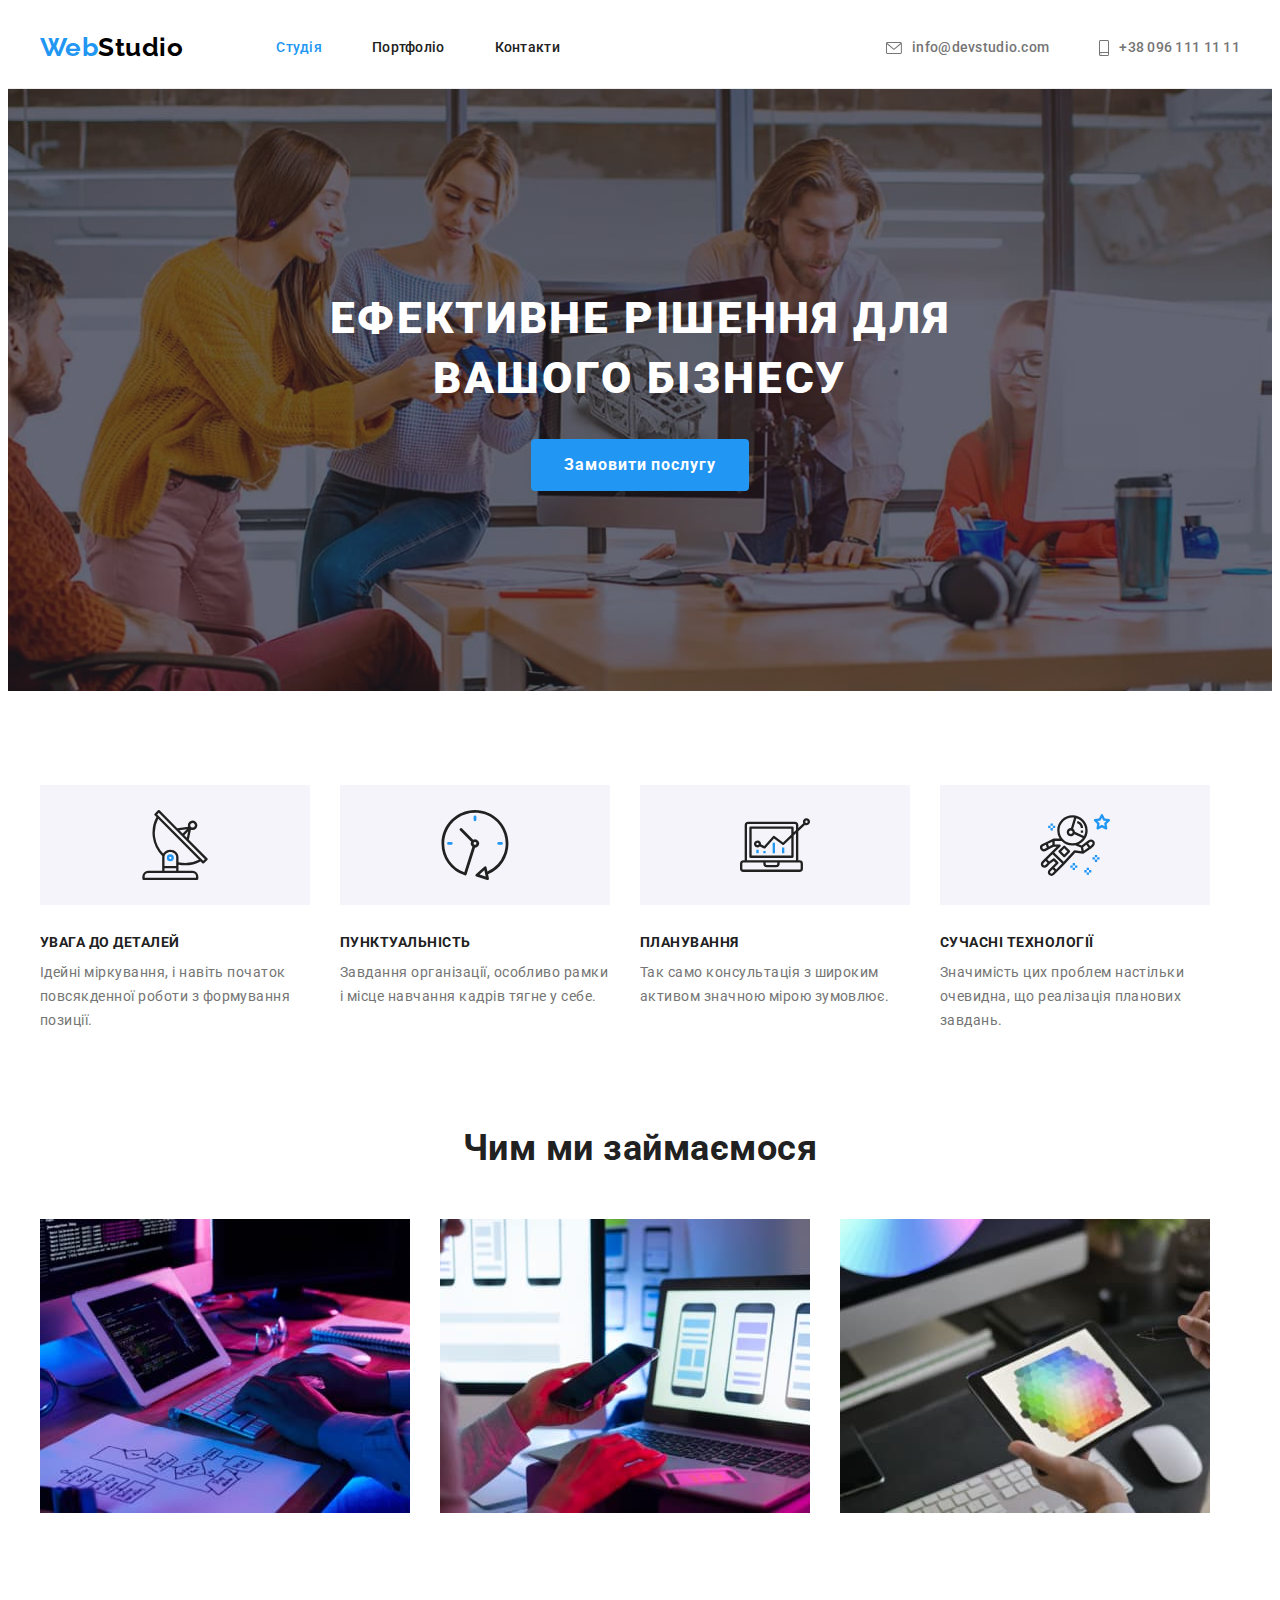
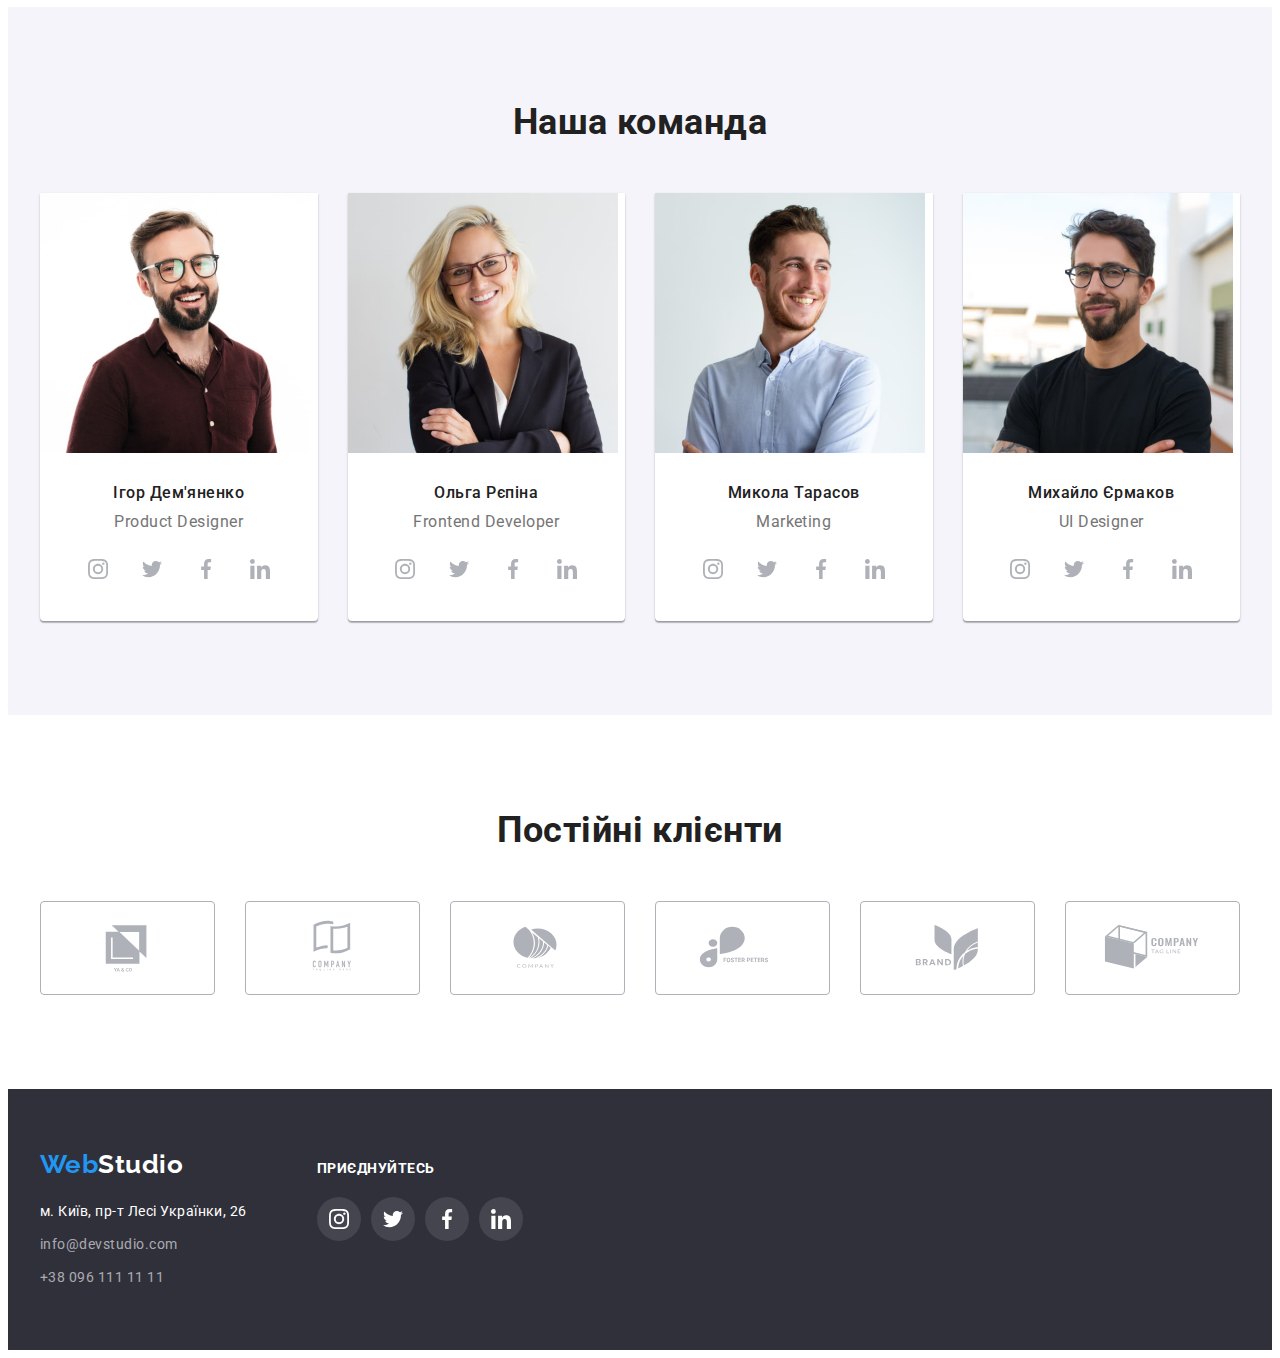
<file: index.html>
<!DOCTYPE html>
<html lang="uk">
  <head>
    <meta charset="UTF-8" />
    <meta http-equiv="X-UA-Compatible" content="IE=edge" />
    <meta name="viewport" content="width=<device-width>, initial-scale=1.0" />
    <title>WebStudio</title>
    <link rel="preconnect" href="https://fonts.googleapis.com" />
    <link rel="preconnect" href="https://fonts.gstatic.com" crossorigin />
    <link
      rel="stylesheet"
      href="https://cdnjs.cloudflare.com/ajax/libs/modern-normalize/1.1.0/modern-normalize.min.css"
      integrity="sha512-wpPYUAdjBVSE4KJnH1VR1HeZfpl1ub8YT/NKx4PuQ5NmX2tKuGu6U/JRp5y+Y8XG2tV+wKQpNHVUX03MfMFn9Q=="
      crossorigin="anonymous"
      referrerpolicy="no-referrer"
    />
    <link
      href="https://fonts.googleapis.com/css2?family=Raleway:wght@700&family=Roboto:wght@400;500;700;900&display=swap"
      rel="stylesheet"
    />
    <link rel="stylesheet" href="./css/styles.css" />
  </head>
  <body class="page">
    <header class="header">
      <div class="container">
        <nav class="header-nav">
          <a href="./index.html" lang="en" class="logo-header">
            <span class="logo-blue">Web</span>Studio
          </a>
          <ul class="site-nav">
            <li class="item">
              <a href="./index.html" class="link current">Студія</a>
            </li>
            <li class="item">
              <a href="./portfolio.html" class="link">Портфоліо</a>
            </li>
            <li class="item">
              <a href="" class="link">Контакти</a>
            </li>
          </ul>
        </nav>
        <ul class="contacts">
          <li class="contacts-item">
            <a href="mailto:info@devstudio.com" class="link"
              ><svg class="icon-contacts" width="16" height="12">
                <use href="./images/symbol-defs.svg#icon-envelope"></use></svg
              ><span>info@devstudio.com</span></a
            >
          </li>
          <li class="contacts-item">
            <a href="tel:+380961111111" class="link"
              ><svg class="icon-contacts" width="10" height="16">
                <use href="./images/symbol-defs.svg#icon-smartphone"></use></svg
              ><span>+38 096 111 11 11</span></a
            >
          </li>
        </ul>
      </div>
    </header>
    <main>
      <!-- Блок герой-->
      <section class="hero">
        <h1 class="hero-title">Ефективне рішення для вашого бізнесу</h1>
        <button type="button" class="button">Замовити послугу</button>
      </section>
      <!--Особливості-->
      <section class="section">
        <div class="container">
          <h2 class="visually-hidden">Особливості</h2>
          <ul class="feature">
            <li class="item">
              <div class="icon-container">
                <svg width="70" height="70">
                  <use href="./images/symbol-defs.svg#icon-antenna"></use>
                </svg>
              </div>
              <h3 class="feature-title">Увага до деталей</h3>
              <p class="feature-text">
                Ідейні міркування, і навіть початок повсякденної роботи з формування позиції.
              </p>
            </li>
            <li class="item">
              <div class="icon-container">
                <svg width="70" height="70">
                  <use href="./images/symbol-defs.svg#icon-clock"></use>
                </svg>
              </div>
              <h3 class="feature-title">Пунктуальність</h3>
              <p class="feature-text">
                Завдання організації, особливо рамки і місце навчання кадрів тягне у себе.
              </p>
            </li>
            <li class="item">
              <div class="icon-container">
                <svg width="70" height="70">
                  <use href="./images/symbol-defs.svg#icon-diagram"></use>
                </svg>
              </div>
              <h3 class="feature-title">Планування</h3>
              <p class="feature-text">
                Так само консультація з широким активом значною мірою зумовлює.
              </p>
            </li>
            <li class="item">
              <div class="icon-container">
                <svg width="70" height="70">
                  <use href="./images/symbol-defs.svg#icon-astronaut"></use>
                </svg>
              </div>
              <h3 class="feature-title">Сучасні технології</h3>
              <p class="feature-text">
                Значимість цих проблем настільки очевидна, що реалізація планових завдань.
              </p>
            </li>
          </ul>
        </div>
      </section>
      <!--Блок з фото, чим ми займаємось-->
      <section class="section no-padding">
        <div class="container">
          <h2 class="section-title">Чим ми займаємося</h2>
          <ul class="feature">
            <li class="item-photo">
              <img src="./images/box.jpg" alt="Декстопні додатки" width="370" height="294" />
            </li>
            <li class="item-photo">
              <img src="./images/box2.jpg" alt="Мобільні додатки" width="370" height="294" />
            </li>
            <li class="item-photo">
              <img src="./images/box3.jpg" alt="Дизайнерські рішення" width="370" height="294" />
            </li>
          </ul>
        </div>
      </section>
      <!--Фото команди-->
      <section class="section comand">
        <div class="container">
          <h2 class="section-title">Наша команда</h2>
          <ul class="comand-list">
            <li class="comand-item">
              <img
                src="./images/img1.jpg"
                alt="Ігор Дем'яненко Дизайнер"
                width="270"
                height="260"
              />
              <div class="about-comand">
                <h3 class="name-comand">Ігор Дем'яненко</h3>
                <p lang="en" class="work-comand">Product Designer</p>
                <ul class="social-list">
                  <li class="social-item">
                    <a href="" class="social-link">
                      <svg class="social-icon" weigth="20" height="20">
                        <use href="./images/symbol-defs.svg#icon-instagram"></use>
                      </svg>
                    </a>
                  </li>
                  <li class="social-item">
                    <a href="" class="social-link">
                      <svg class="social-icon" weigth="20" height="20">
                        <use href="./images/symbol-defs.svg#icon-twitter"></use>
                      </svg>
                    </a>
                  </li>
                  <li class="social-item">
                    <a href="" class="social-link">
                      <svg class="social-icon" weigth="20" height="20">
                        <use href="./images/symbol-defs.svg#icon-facebook"></use>
                      </svg>
                    </a>
                  </li>
                  <li class="social-item">
                    <a href="" class="social-link">
                      <svg class="social-icon" weigth="20" height="20">
                        <use href="./images/symbol-defs.svg#icon-linkedin"></use>
                      </svg>
                    </a>
                  </li>
                </ul>
              </div>
            </li>
            <li class="comand-item">
              <img
                src="./images/img2.jpg"
                alt="Ольга Рєпіна Фронтенд розробник"
                width="270"
                height="260"
              />
              <div class="about-comand">
                <h3 class="name-comand">Ольга Рєпіна</h3>
                <p lang="en" class="work-comand">Frontend Developer</p>
                <ul class="social-list">
                  <li class="social-item">
                    <a href="" class="social-link">
                      <svg class="social-icon" weigth="20" height="20">
                        <use href="./images/symbol-defs.svg#icon-instagram"></use>
                      </svg>
                    </a>
                  </li>
                  <li class="social-item">
                    <a href="" class="social-link">
                      <svg class="social-icon" weigth="20" height="20">
                        <use href="./images/symbol-defs.svg#icon-twitter"></use>
                      </svg>
                    </a>
                  </li>
                  <li class="social-item">
                    <a href="" class="social-link">
                      <svg class="social-icon" weigth="20" height="20">
                        <use href="./images/symbol-defs.svg#icon-facebook"></use>
                      </svg>
                    </a>
                  </li>
                  <li class="social-item">
                    <a href="" class="social-link">
                      <svg class="social-icon" weigth="20" height="20">
                        <use href="./images/symbol-defs.svg#icon-linkedin"></use>
                      </svg>
                    </a>
                  </li>
                </ul>
              </div>
            </li>
            <li class="comand-item">
              <img
                src="./images/img3.jpg"
                alt="Микола Тарасов Маркетолог"
                width="270"
                height="260"
              />
              <div class="about-comand">
                <h3 class="name-comand">Микола Тарасов</h3>
                <p lang="en" class="work-comand">Marketing</p>
                <ul class="social-list">
                  <li class="social-item">
                    <a href="" class="social-link">
                      <svg class="social-icon" weigth="20" height="20">
                        <use href="./images/symbol-defs.svg#icon-instagram"></use>
                      </svg>
                    </a>
                  </li>
                  <li class="social-item">
                    <a href="" class="social-link">
                      <svg class="social-icon" weigth="20" height="20">
                        <use href="./images/symbol-defs.svg#icon-twitter"></use>
                      </svg>
                    </a>
                  </li>
                  <li class="social-item">
                    <a href="" class="social-link">
                      <svg class="social-icon" weigth="20" height="20">
                        <use href="./images/symbol-defs.svg#icon-facebook"></use>
                      </svg>
                    </a>
                  </li>
                  <li class="social-item">
                    <a href="" class="social-link">
                      <svg class="social-icon" weigth="20" height="20">
                        <use href="./images/symbol-defs.svg#icon-linkedin"></use>
                      </svg>
                    </a>
                  </li>
                </ul>
              </div>
            </li>
            <li class="comand-item">
              <img
                src="./images/img4.jpg"
                alt="Михайло Єрмаков Юі Дизайнер"
                width="270"
                height="260"
              />
              <div class="about-comand">
                <h3 class="name-comand">Михайло Єрмаков</h3>
                <p lang="en" class="work-comand">UI Designer</p>
                <ul class="social-list">
                  <li class="social-item">
                    <a href="" class="social-link">
                      <svg class="social-icon" weigth="20" height="20">
                        <use href="./images/symbol-defs.svg#icon-instagram"></use>
                      </svg>
                    </a>
                  </li>
                  <li class="social-item">
                    <a href="" class="social-link">
                      <svg class="social-icon" weigth="20" height="20">
                        <use href="./images/symbol-defs.svg#icon-twitter"></use>
                      </svg>
                    </a>
                  </li>
                  <li class="social-item">
                    <a href="" class="social-link">
                      <svg class="social-icon" weigth="20" height="20">
                        <use href="./images/symbol-defs.svg#icon-facebook"></use>
                      </svg>
                    </a>
                  </li>
                  <li class="social-item">
                    <a href="" class="social-link">
                      <svg class="social-icon" weigth="20" height="20">
                        <use href="./images/symbol-defs.svg#icon-linkedin"></use>
                      </svg>
                    </a>
                  </li>
                </ul>
              </div>
            </li>
          </ul>
        </div>
      </section>
      <section class="section">
        <div class="container">
          <h2 class="section-title">Постійні клієнти</h2>
          <ul class="clients-list">
            <li class="clients-item">
              <a href="" class="clients-link"
                ><svg class="company-icon" width="106" height="60">
                  <use href="./images/symbol-defs.svg#icon-company1"></use>
                </svg>
              </a>
            </li>
            <li class="clients-item">
              <a href="" class="clients-link"
                ><svg class="company-icon" width="106" height="60">
                  <use href="./images/symbol-defs.svg#icon-company2"></use>
                </svg>
              </a>
            </li>
            <li class="clients-item">
              <a href="" class="clients-link"
                ><svg class="company-icon" width="106" height="60">
                  <use href="./images/symbol-defs.svg#icon-company3"></use>
                </svg>
              </a>
            </li>
            <li class="clients-item">
              <a href="" class="clients-link"
                ><svg class="company-icon" width="106" height="60">
                  <use href="./images/symbol-defs.svg#icon-company4"></use>
                </svg>
              </a>
            </li>
            <li class="clients-item">
              <a href="" class="clients-link"
                ><svg class="company-icon" width="106" height="60">
                  <use href="./images/symbol-defs.svg#icon-company5"></use>
                </svg>
              </a>
            </li>
            <li class="clients-item">
              <a href="" class="clients-link"
                ><svg class="company-icon" width="106" height="60">
                  <use href="./images/symbol-defs.svg#icon-company6"></use>
                </svg>
              </a>
            </li>
          </ul>
        </div>
      </section>
    </main>
    <footer class="page-footer">
      <div class="container">
        <div class="footer-adress">
          <a href="./index.html" lang="en" class="footer-logo">
            <span class="logo-blue">Web</span>Studio
          </a>
          <address class="adress">
            <ul class="adress-list">
              <li class="adress-item">
                <a
                  href="https://www.google.com/maps/place/%D0%B1%D1%83%D0%BB%D1%8C%D0%B2%D0%B0%D1%80+%D0%9B%D0%B5%D1%81%D1%96+%D0%A3%D0%BA%D1%80%D0%B0%D1%97%D0%BD%D0%BA%D0%B8,+26,+%D0%9A%D0%B8%D1%97%D0%B2,+%D0%A3%D0%BA%D1%80%D0%B0%D1%97%D0%BD%D0%B0,+02000/@50.4265807,30.5361971,17z/data=!3m1!4b1!4m5!3m4!1s0x40d4cf0e033ecbe9:0x57a4dffefec77da0!8m2!3d50.4265807!4d30.5383858?hl=uk"
                  target="_blank"
                  rel="noopener noreferrer nofollow"
                  class="adress-link"
                >
                  м. Київ, пр-т Лесі Українки, 26
                </a>
              </li>
              <li class="adress-item">
                <a href="mailto:info@devstudio.com" class="footer-contacts link"
                  >info@devstudio.com</a
                >
              </li>
              <li class="adress-item">
                <a href="tel:+380961111111" class="footer-contacts link">+38 096 111 11 11</a>
              </li>
            </ul>
          </address>
        </div>
        <div class="footer-social">
          <p class="social-title">Приєднуйтесь</p>
          <ul class="social-list">
            <li class="social-item">
              <a href="" class="footer-social-link">
                <svg class="social-icon" weigth="20" height="20">
                  <use href="./images/symbol-defs.svg#icon-instagram"></use>
                </svg>
              </a>
            </li>
            <li class="social-item">
              <a href="" class="footer-social-link">
                <svg class="social-icon" weigth="20" height="20">
                  <use href="./images/symbol-defs.svg#icon-twitter"></use>
                </svg>
              </a>
            </li>
            <li class="social-item">
              <a href="" class="footer-social-link">
                <svg class="social-icon" weigth="20" height="20">
                  <use href="./images/symbol-defs.svg#icon-facebook"></use>
                </svg>
              </a>
            </li>
            <li class="social-item">
              <a href="" class="footer-social-link">
                <svg class="social-icon" weigth="20" height="20">
                  <use href="./images/symbol-defs.svg#icon-linkedin"></use>
                </svg>
              </a>
            </li>
          </ul>
        </div>
      </div>
    </footer>
  </body>
</html>
</file>
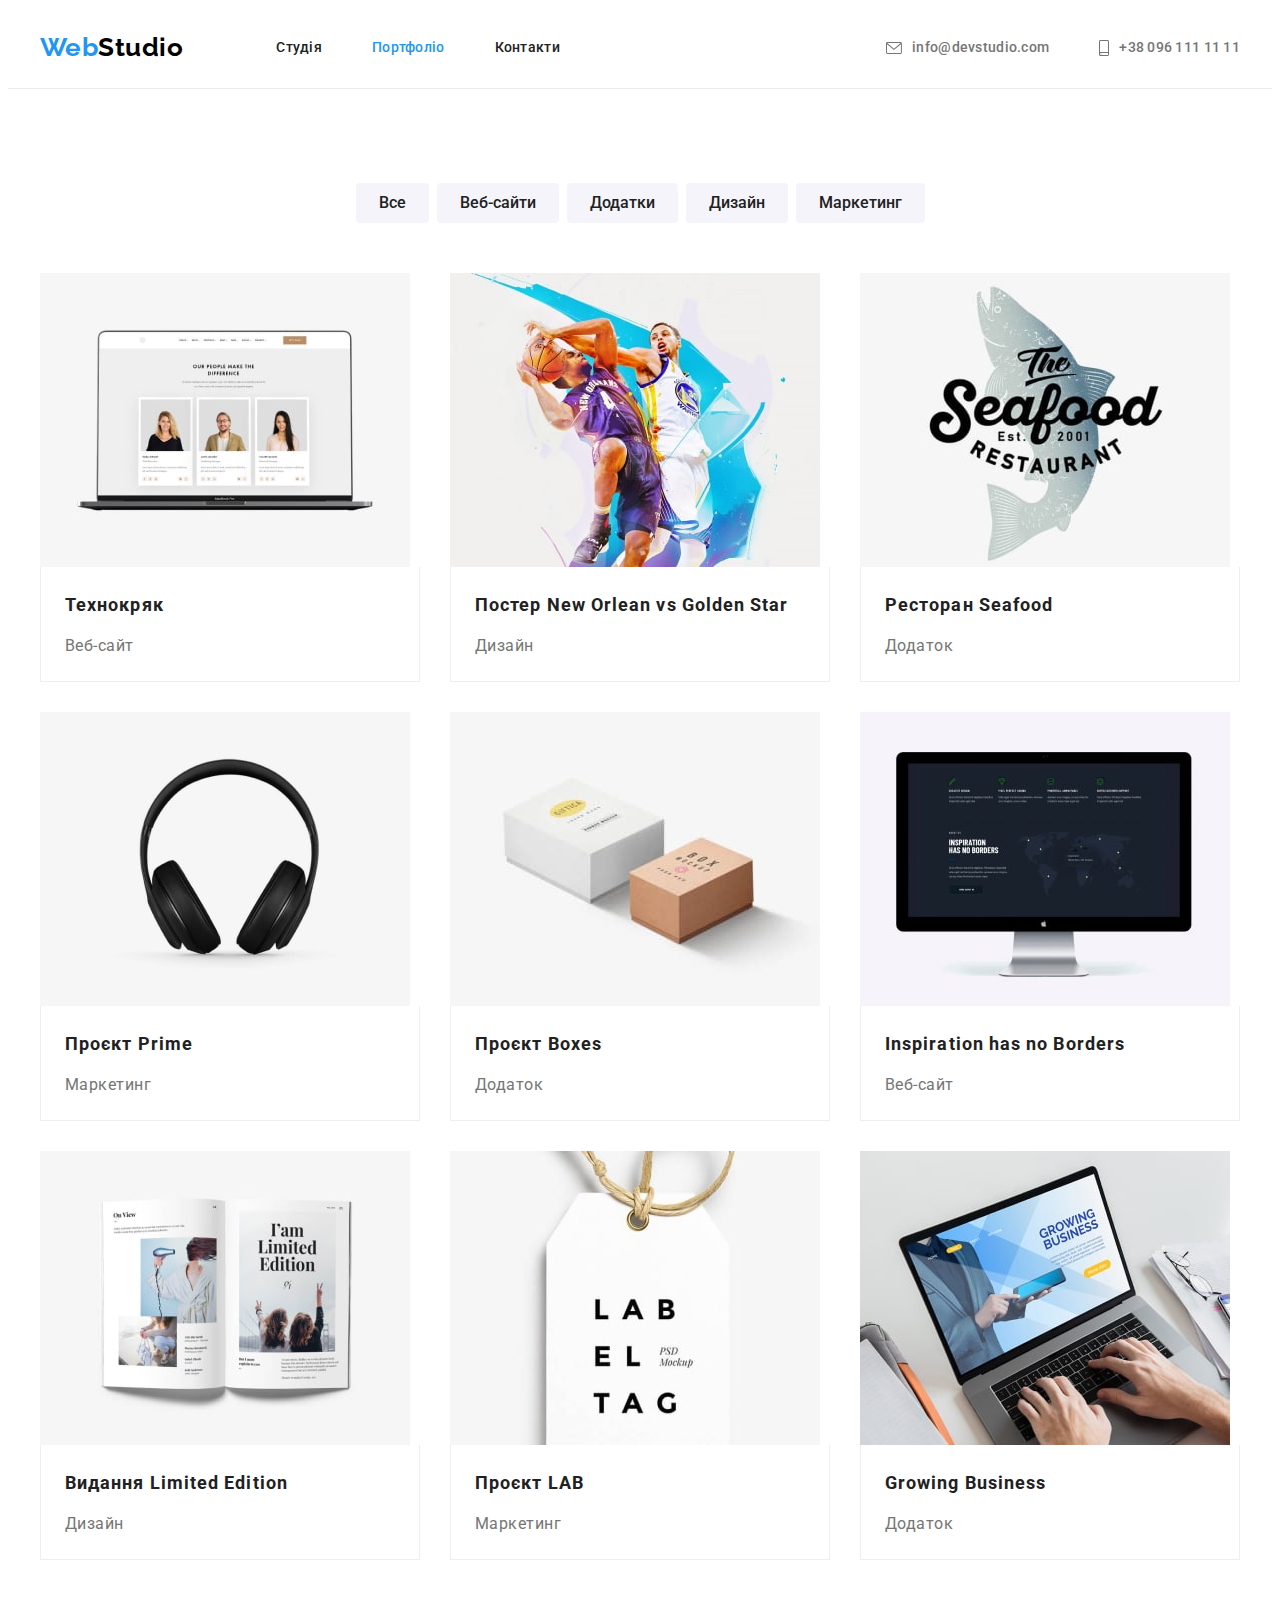
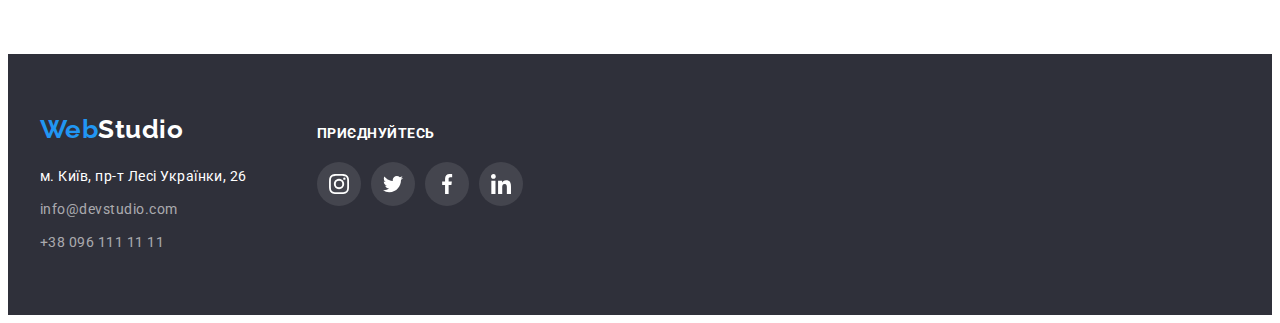
<file: portfolio.html>
<!DOCTYPE html>
<html lang="uk">
  <head>
    <meta charset="UTF-8" />
    <meta http-equiv="X-UA-Compatible" content="IE=edge" />
    <meta name="viewport" content="width=device-width, initial-scale=1.0" />
    <title>WebStudio</title>
    <link rel="preconnect" href="https://fonts.googleapis.com" />
    <link rel="preconnect" href="https://fonts.gstatic.com" crossorigin />
    <link
      rel="stylesheet"
      href="https://cdnjs.cloudflare.com/ajax/libs/modern-normalize/1.1.0/modern-normalize.min.css"
      integrity="sha512-wpPYUAdjBVSE4KJnH1VR1HeZfpl1ub8YT/NKx4PuQ5NmX2tKuGu6U/JRp5y+Y8XG2tV+wKQpNHVUX03MfMFn9Q=="
      crossorigin="anonymous"
      referrerpolicy="no-referrer"
    />
    <link
      href="https://fonts.googleapis.com/css2?family=Raleway:wght@700&family=Roboto:wght@400;500;700;900&display=swap"
      rel="stylesheet"
    />
    <link rel="stylesheet" href="./css/styles.css" />
  </head>
  <body class="page">
    <header class="header">
      <div class="container">
        <nav class="header-nav">
          <a href="./index.html" lang="en" class="logo-header">
            <span class="logo-blue">Web</span>Studio
          </a>
          <ul class="site-nav">
            <li class="item">
              <a href="./index.html" class="link">Студія</a>
            </li>
            <li class="item">
              <a href="./portfolio.html" class="link current">Портфоліо</a>
            </li>
            <li class="item">
              <a href="" class="link">Контакти</a>
            </li>
          </ul>
        </nav>
        <ul class="contacts">
          <li class="contacts-item">
            <a href="mailto:info@devstudio.com" class="link"
              ><svg class="icon-contacts" width="16" height="12">
                <use href="./images/symbol-defs.svg#icon-envelope"></use></svg
              ><span>info@devstudio.com</span></a
            >
          </li>
          <li class="contacts-item">
            <a href="tel:+380961111111" class="link"
              ><svg class="icon-contacts" width="10" height="16">
                <use href="./images/symbol-defs.svg#icon-smartphone"></use></svg
              ><span>+38 096 111 11 11</span></a
            >
          </li>
        </ul>
      </div>
    </header>
    <main>
      <section class="section">
        <div class="container">
          <h1 class="visually-hidden">Портфоліо</h1>
          <ul class="portfolio-filters">
            <li class="item"><button type="button" class="button-portfolio">Все</button></li>
            <li class="item"><button type="button" class="button-portfolio">Веб-сайти</button></li>
            <li class="item"><button type="button" class="button-portfolio">Додатки</button></li>
            <li class="item"><button type="button" class="button-portfolio">Дизайн</button></li>
            <li class="item"><button type="button" class="button-portfolio">Маркетинг</button></li>
          </ul>
          <ul class="portfolio-work">
            <li class="item">
              <a href="" class="portfolio-link">
                <img
                  src="./images/portfolio-1.jpg"
                  alt="На ноутбуці відкрита веб-сторінка"
                  width="370"
                  height="294"
                />
                <div class="portfolio-caption">
                  <h3 class="proekt">Технокряк</h3>
                  <p class="proekt-work">Веб-сайт</p>
                </div>
              </a>
            </li>
            <li class="item">
              <a href="" class="portfolio-link">
                <img
                  src="./images/portfolio-2.jpg"
                  alt="Гра в баскетбол"
                  width="370"
                  height="294"
                />
                <div class="portfolio-caption">
                  <h3 class="proekt">Постер New Orlean vs Golden Star</h3>
                  <p class="proekt-work">Дизайн</p>
                </div>
              </a>
            </li>
            <li class="item">
              <a href="" class="portfolio-link">
                <img
                  src="./images/portfolio-3.jpg"
                  alt="Емблема рибного ресторану"
                  width="370"
                  height="294"
                />
                <div class="portfolio-caption">
                  <h3 class="proekt">Ресторан Seafood</h3>
                  <p class="proekt-work">Додаток</p>
                </div>
              </a>
            </li>
            <li class="item">
              <a href="" class="portfolio-link">
                <img src="./images/portfolio-4.jpg" alt="Гарнітура" width="370" height="294" />
                <div class="portfolio-caption">
                  <h3 class="proekt">Проєкт Prime</h3>
                  <p class="proekt-work">Маркетинг</p>
                </div>
              </a>
            </li>
            <li class="item">
              <a href="" class="portfolio-link">
                <img src="./images/portfolio-5.jpg" alt="Дві коробки" width="370" height="294" />
                <div class="portfolio-caption">
                  <h3 class="proekt">Проєкт Boxes</h3>
                  <p class="proekt-work">Додаток</p>
                </div>
              </a>
            </li>
            <li class="item">
              <a href="" class="portfolio-link">
                <img
                  src="./images/portfolio-6.jpg"
                  alt="Комп'ютер на екрані якого відкрито веб-сторінку"
                  width="370"
                  height="294"
                />
                <div class="portfolio-caption">
                  <h3 lang="en" class="proekt">Inspiration has no Borders</h3>
                  <p class="proekt-work">Веб-сайт</p>
                </div>
              </a>
            </li>
            <li class="item">
              <a href="" class="portfolio-link">
                <img
                  src="./images/portfolio-7.jpg"
                  alt="Розворот журналу"
                  width="370"
                  height="294"
                />
                <div class="portfolio-caption">
                  <h3 class="proekt">Видання Limited Edition</h3>
                  <p class="proekt-work">Дизайн</p>
                </div>
              </a>
            </li>
            <li class="item">
              <a href="" class="portfolio-link">
                <img
                  src="./images/portfolio-8.jpg"
                  alt="Біла бірка з написом"
                  width="370"
                  height="294"
                />
                <div class="portfolio-caption">
                  <h3 class="proekt">Проєкт LAB</h3>
                  <p class="proekt-work">Маркетинг</p>
                </div>
              </a>
            </li>
            <li class="item">
              <a href="" class="portfolio-link">
                <img
                  src="./images/portfolio-9.jpg"
                  alt="Екран ноутбуку, на якому відкрито веб-сторінку"
                  width="370"
                  height="294"
                />
                <div class="portfolio-caption">
                  <h3 lang="en" class="proekt">Growing Business</h3>
                  <p class="proekt-work">Додаток</p>
                </div>
              </a>
            </li>
          </ul>
        </div>
      </section>
    </main>
    <footer class="page-footer">
      <div class="container">
        <div class="footer-adress">
          <a href="./index.html" lang="en" class="footer-logo">
            <span class="logo-blue">Web</span>Studio
          </a>
          <address class="adress">
            <ul class="adress-list">
              <li class="adress-item">
                <a
                  href="https://www.google.com/maps/place/%D0%B1%D1%83%D0%BB%D1%8C%D0%B2%D0%B0%D1%80+%D0%9B%D0%B5%D1%81%D1%96+%D0%A3%D0%BA%D1%80%D0%B0%D1%97%D0%BD%D0%BA%D0%B8,+26,+%D0%9A%D0%B8%D1%97%D0%B2,+%D0%A3%D0%BA%D1%80%D0%B0%D1%97%D0%BD%D0%B0,+02000/@50.4265807,30.5361971,17z/data=!3m1!4b1!4m5!3m4!1s0x40d4cf0e033ecbe9:0x57a4dffefec77da0!8m2!3d50.4265807!4d30.5383858?hl=uk"
                  target="_blank"
                  rel="noopener noreferrer nofollow"
                  class="adress-link"
                >
                  м. Київ, пр-т Лесі Українки, 26
                </a>
              </li>
              <li class="adress-item">
                <a href="mailto:info@devstudio.com" class="footer-contacts link"
                  >info@devstudio.com</a
                >
              </li>
              <li class="adress-item">
                <a href="tel:+380961111111" class="footer-contacts link">+38 096 111 11 11</a>
              </li>
            </ul>
          </address>
        </div>
        <div class="footer-social">
          <p class="social-title">Приєднуйтесь</p>
          <ul class="social-list">
            <li class="social-item">
              <a href="" class="footer-social-link">
                <svg class="social-icon" weigth="20" height="20">
                  <use href="./images/symbol-defs.svg#icon-instagram"></use>
                </svg>
              </a>
            </li>
            <li class="social-item">
              <a href="" class="footer-social-link">
                <svg class="social-icon" weigth="20" height="20">
                  <use href="./images/symbol-defs.svg#icon-twitter"></use>
                </svg>
              </a>
            </li>
            <li class="social-item">
              <a href="" class="footer-social-link">
                <svg class="social-icon" weigth="20" height="20">
                  <use href="./images/symbol-defs.svg#icon-facebook"></use>
                </svg>
              </a>
            </li>
            <li class="social-item">
              <a href="" class="footer-social-link">
                <svg class="social-icon" weigth="20" height="20">
                  <use href="./images/symbol-defs.svg#icon-linkedin"></use>
                </svg>
              </a>
            </li>
          </ul>
        </div>
      </div>
    </footer>
  </body>
</html>
</file>
<file: css/styles.css>
/* основний колір тексту */
/* другорядний колір тексту  */
/* контакти в футері */
/* текст на темному */
/* акцент  */
/* бекграунд основний #E5E5E5 */
/* бекграунд герой і футер #2F303A */
/* бекгр хедер  */
/* бекграунд команд  */
:root {
  --brand-color: #2196f3;
  --text-color: #757575;
  --title-text-color: #212121;
  --white-color: #ffffff;
  --black-color: #000000;
  --footer-contact-color: rgba(255, 255, 255, 0.6);
  --fon-color: #e5e5e5;
  --dark-fon: #2f303a;
  --comand-fon: #f5f4fa;
  --border-header-color: #ececec;
  --icon-color: #afb1b8;
}
.page {
  background-color: var(--white-color);
  color: var(--text-color);

  font-family: Roboto, sans-serif;
  letter-spacing: 0.03em;
}
ul {
  list-style: none;
  margin: 0;
  padding: 0;
}
a {
  text-decoration: none;
}
img {
  display: block;
  max-width: 100%;
  height: auto;
}
.container {
  width: 100%;
  max-width: 1200px;
  padding-left: 15px;
  padding-right: 15px;
  margin-right: auto;
  margin-left: auto;

  /* outline: 2px solid tomato; */
}

/* index.html */
/* header */
.header {
  border-bottom: 1px solid var(--border-header-color);
}
.header > .container {
  display: flex;
  /* justify-content: space-between; */
}
.header-nav {
  display: flex;
  align-items: center;
}

.logo-header {
  color: var(--black-color);

  font-family: 'Raleway';
  font-weight: 700;
  font-size: 26px;
  line-height: 1.2;
}
.logo-blue {
  color: var(--brand-color);
}
/* site nav */
.site-nav {
  display: flex;

  margin-left: 93px;
  gap: 50px;
}
/* .site-nav:not(:last-child){
  margin-left: 50px;
} */
.site-nav .link {
  display: block;

  padding-top: 32px;
  padding-bottom: 32px;

  color: var(--title-text-color);

  font-weight: 500;
  font-size: 14px;
  line-height: 1.14;
  letter-spacing: 0.02em;
}
.link:hover,
.link:focus,
.adress-link:hover,
.adress-link:focus {
  color: var(--brand-color);
}
.site-nav .link.current {
  color: var(--brand-color);
}
/* contacts nav */
.contacts {
  display: flex;
  margin-left: auto;
  gap: 50px;
}

.contacts .link {
  display: inline-flex;
  align-items: center;
  padding-top: 32px;
  padding-bottom: 32px;

  color: var(--text-color);

  font-weight: 500;
  font-size: 14px;
  line-height: 1.14;
  letter-spacing: 0.02em;
}
.icon-contacts {
  margin-right: 10px;

  fill: currentColor;
}
.contacts .link:hover,
.contacts .link:focus {
  color: var(--brand-color);
}

/* hero */
.hero {
  padding-top: 200px;
  padding-bottom: 200px;

  max-width: 1600px;
  height: 600psx;
  margin-left: auto;
  margin-right: auto;

  background-color: var(--dark-fon);

  background-image: linear-gradient(to right, rgba(47, 48, 58, 0.4), rgba(47, 48, 58, 0.4)),
    url(../images/hero.jpg);
  background-repeat: no-repeat;
  background-position: center;
  background-size: cover;

  text-align: center;
}
.hero-title {
  /* display: block; */
  margin-top: 0;
  margin-bottom: 30px;
  margin-left: auto;
  margin-right: auto;

  max-width: 696px;

  color: var(--white-color);

  font-weight: 900;
  font-size: 44px;
  line-height: 1.36;
  letter-spacing: 0.06em;
  text-transform: uppercase;
}
.button {
  display: inline-block;
  min-width: 198px;

  color: var(--white-color);
  background-color: var(--brand-color);
  border: 1px solid transparent;

  font-weight: 700;
  font-size: 16px;
  line-height: 1.88;
  text-align: center;
  letter-spacing: 0.06em;
  font-family: inherit;

  cursor: pointer;

  border-radius: 4px;
  padding: 10px 32px;
}
/* section feature */
.section {
  padding-top: 94px;
  padding-bottom: 94px;
}

.section.no-padding {
  padding-top: 0;
}
.visually-hidden {
  position: absolute;
  width: 1px;
  height: 1px;
  margin: -1px;
  border: 0;
  padding: 0;
  white-space: nowrap;
  clip-path: inset(100%);
  clip: rect(0 0 0 0);
  overflow: hidden;
}
.feature {
  display: flex;
  gap: 30px;
}
.feature > .item {
  width: 270px;
}
.icon-container {
  display: flex;
  align-items: center;
  justify-content: center;

  height: 120px;
  width: 100%;
  margin-bottom: 30px;

  background-color: var(--comand-fon);
}
.feature-title,
.section-title,
.name-comand {
  color: var(--title-text-color);

  margin-top: 0;
}
.feature-title {
  margin-bottom: 10px;

  font-weight: 700;
  font-size: 14px;
  line-height: 1.14;
  text-transform: uppercase;
}
.feature-text {
  margin-top: 0;
  margin-bottom: 0;

  font-size: 14px;
  line-height: 1.71;
}
/* section what we do */
.section-title {
  margin-bottom: 50px;

  font-weight: 700;
  font-size: 36px;
  line-height: 1.17;
  text-align: center;
}
/* comand section */
.comand {
  max-width: 1600px;
  margin-left: auto;
  margin-right: auto;

  background-color: var(--comand-fon);
}
.comand-list {
  display: flex;
  gap: 30px;
}
.comand-item {
  width: calc((100% - 90px) / 4);

  background-color: var(--white-color);
  box-shadow: 0px 1px 3px rgba(0, 0, 0, 0.12), 0px 1px 1px rgba(0, 0, 0, 0.14),
    0px 2px 1px rgba(0, 0, 0, 0.2);
  border-radius: 0px 0px 4px 4px;
}
.about-comand {
  padding-top: 30px;
  padding-bottom: 30px;
}
.name-comand {
  margin-bottom: 10px;

  font-weight: 500;
  font-size: 16px;
  line-height: 1.2;
  text-align: center;
}
.work-comand {
  margin-top: 0;
  margin-bottom: 16px;

  font-size: 16px;
  line-height: 1.2;
  text-align: center;
}
.social-list {
  display: flex;
  gap: 10px;

  margin-right: auto;
  margin-left: auto;
  max-width: 206px;
}

.social-item {
  width: calc((100% - 30px) / 4);
}
.social-link {
  display: flex;
  align-items: center;
  justify-content: center;

  width: 44px;
  height: 44px;

  border-radius: 50%;

  color: var(--icon-color);
}
.social-icon {
  width: 20px;

  fill: currentColor;
}
.social-link:hover {
  background-color: var(--brand-color);
  color: var(--white-color);
}

/* clients company */
.clients-list {
  display: flex;
  gap: 30px;
}
.clients-item {
  width: calc((100% - 150px) / 6);
}
.clients-link {
  display: flex;
  align-items: center;
  justify-content: center;

  height: 92px;

  color: var(--icon-color);

  border: 1px solid var(--icon-color);
  border-radius: 4px;
}
.company-icon {
  fill: currentColor;
}

.clients-link:hover,
.clients-link:focus {
  color: var(--brand-color);

  border-color: var(--brand-color);
}

/* footer */
.page-footer {
  max-width: 1600px;
  margin-left: auto;
  margin-right: auto;

  padding-top: 60px;
  padding-bottom: 60px;

  background-color: var(--dark-fon);
}
.page-footer > .container {
  display: flex;
  align-items: baseline;
}
.footer-logo {
  margin-bottom: 20px;
  display: block;

  color: var(--white-color);
  font-family: 'Raleway';
  font-weight: 700;
  font-size: 26px;
  line-height: 1.2;
}
.footer-contacts {
  color: var(--footer-contact-color);
}
.adress-link {
  color: var(--white-color);
}
.adress {
  font-style: normal;
  font-weight: 400;
  font-size: 14px;
  line-height: 1.71;
}
.adress-item + .adress-item {
  margin-top: 9px;
}
.footer-social {
  margin-left: 70px;
}
.social-title {
  margin-top: 0;
  margin-bottom: 20px;

  font-weight: 700;
  font-size: 14px;
  line-height: 1.14;
  text-transform: uppercase;

  color: #ffffff;
}
.footer-social-link {
  display: flex;
  align-items: center;
  justify-content: center;

  width: 44px;
  height: 44px;

  border-radius: 50%;

  background-color: rgba(255, 255, 255, 0.1);
  color: #fff;
}
.footer-social-link:hover,
.footer-social-link:focus {
  background-color: var(--brand-color);
}

/* portfolio.html */
.portfolio-filters {
  display: flex;
  justify-content: center;
  gap: 8px;

  margin-bottom: 50px;
}

.button-portfolio {
  padding: 6px 22px;

  color: var(--title-text-color);
  background-color: var(--comand-fon);
  border: 1px solid transparent;

  font-weight: 500;
  font-size: 16px;
  line-height: 1.62;
  text-align: center;
  font-family: inherit;

  border-radius: 4px;
  cursor: pointer;
}
.button-portfolio:hover,
.button-portfolio:focus {
  color: var(--white-color);
  background-color: var(--brand-color);
  border-color: var(--brand-color);

  box-shadow: 0px 4px 4px 0px rgba(0, 0, 0, 0.25);
}
.portfolio-work {
  display: flex;
  flex-wrap: wrap;
  gap: 30px;
}
.portfolio-work .item {
  width: calc((100% - 60px) / 3);
}
.portfolio-link {
  width: 100%;
  display: block;

  color: var(--text-color);
}
.portfolio-link:hover,
.portfolio-link:focus {
  box-shadow: 0px 4px 4px 0px rgba(0, 0, 0, 0.25);
}

.portfolio-caption {
  padding: 20px 24px;

  border: 1px solid #eeeeee;
  border-top: none;
}
.proekt {
  margin-top: 0;
  margin-bottom: 8px;

  color: var(--title-text-color);
  font-weight: 700;
  font-size: 18px;
  line-height: 2;
  letter-spacing: 0.06em;
}
.proekt-work {
  margin-bottom: 0;
  margin-top: 0;

  font-size: 16px;
  line-height: 1.88;
}
</file>
